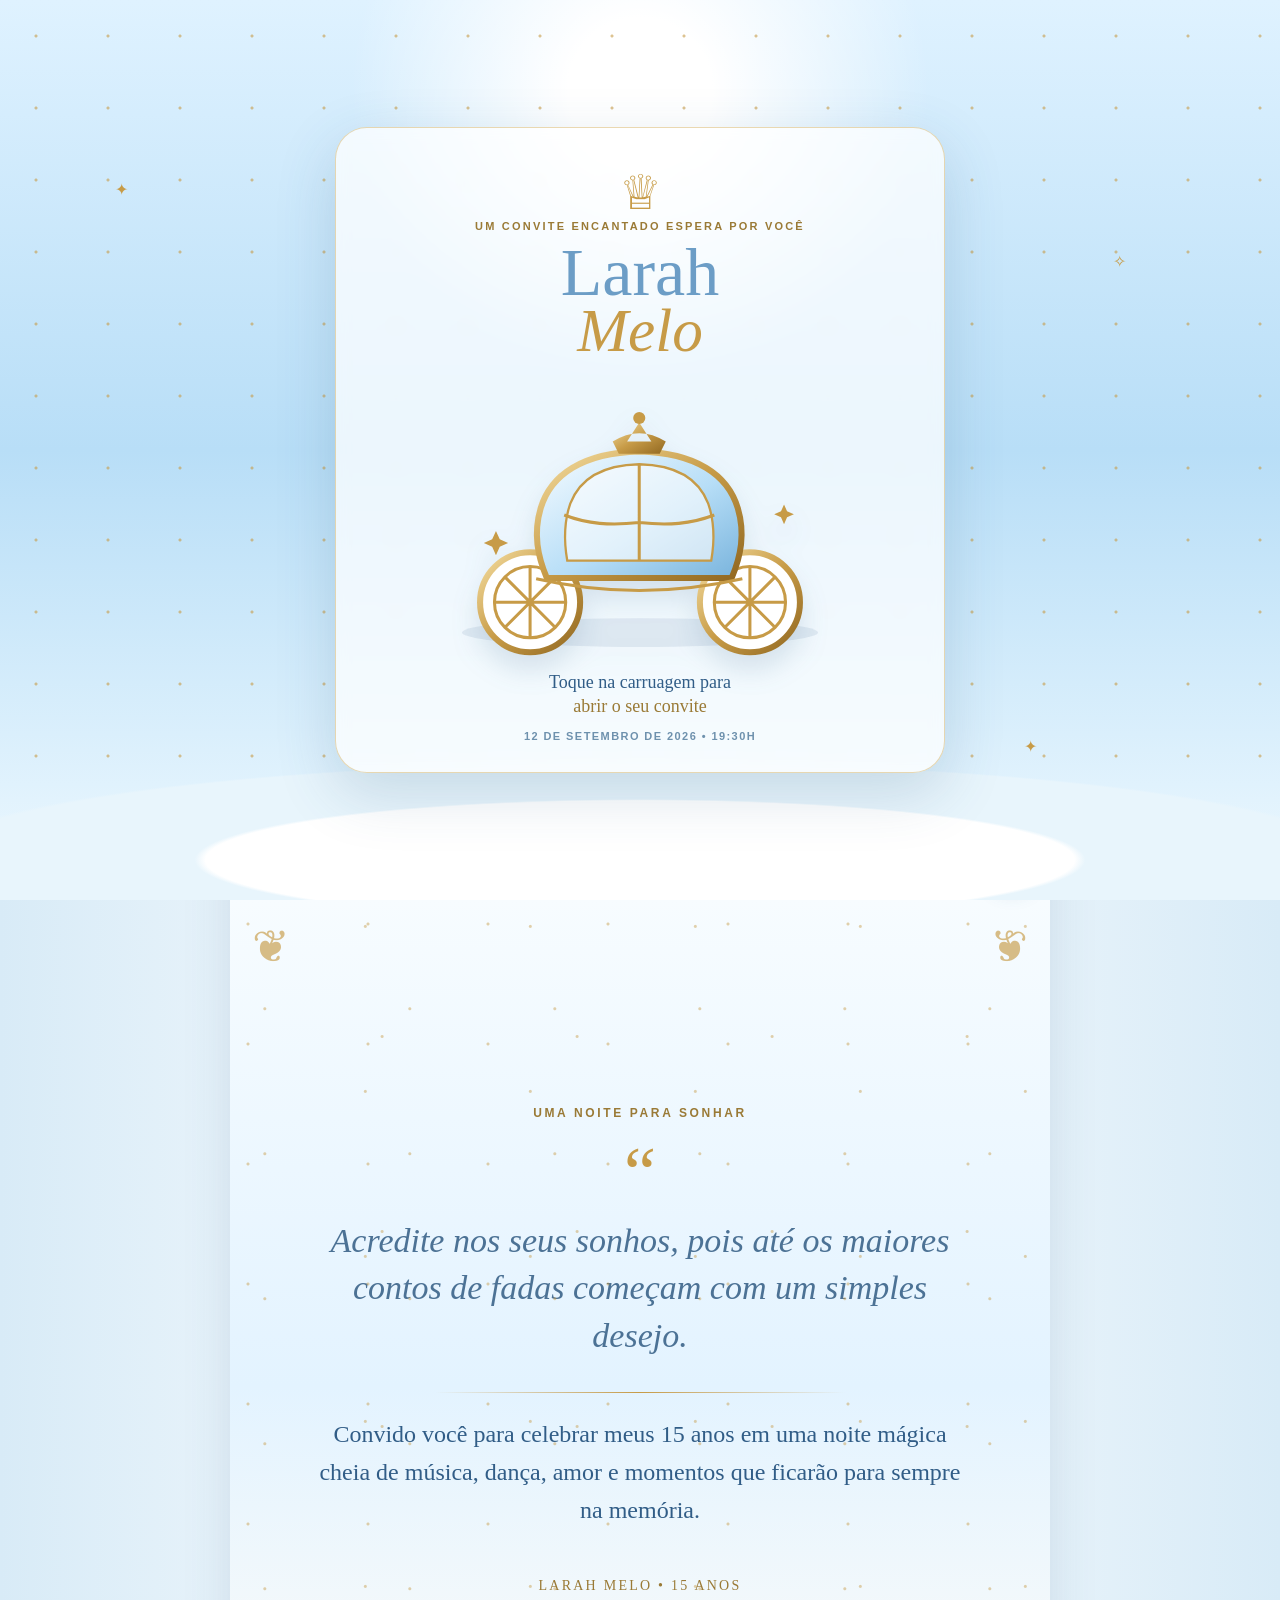
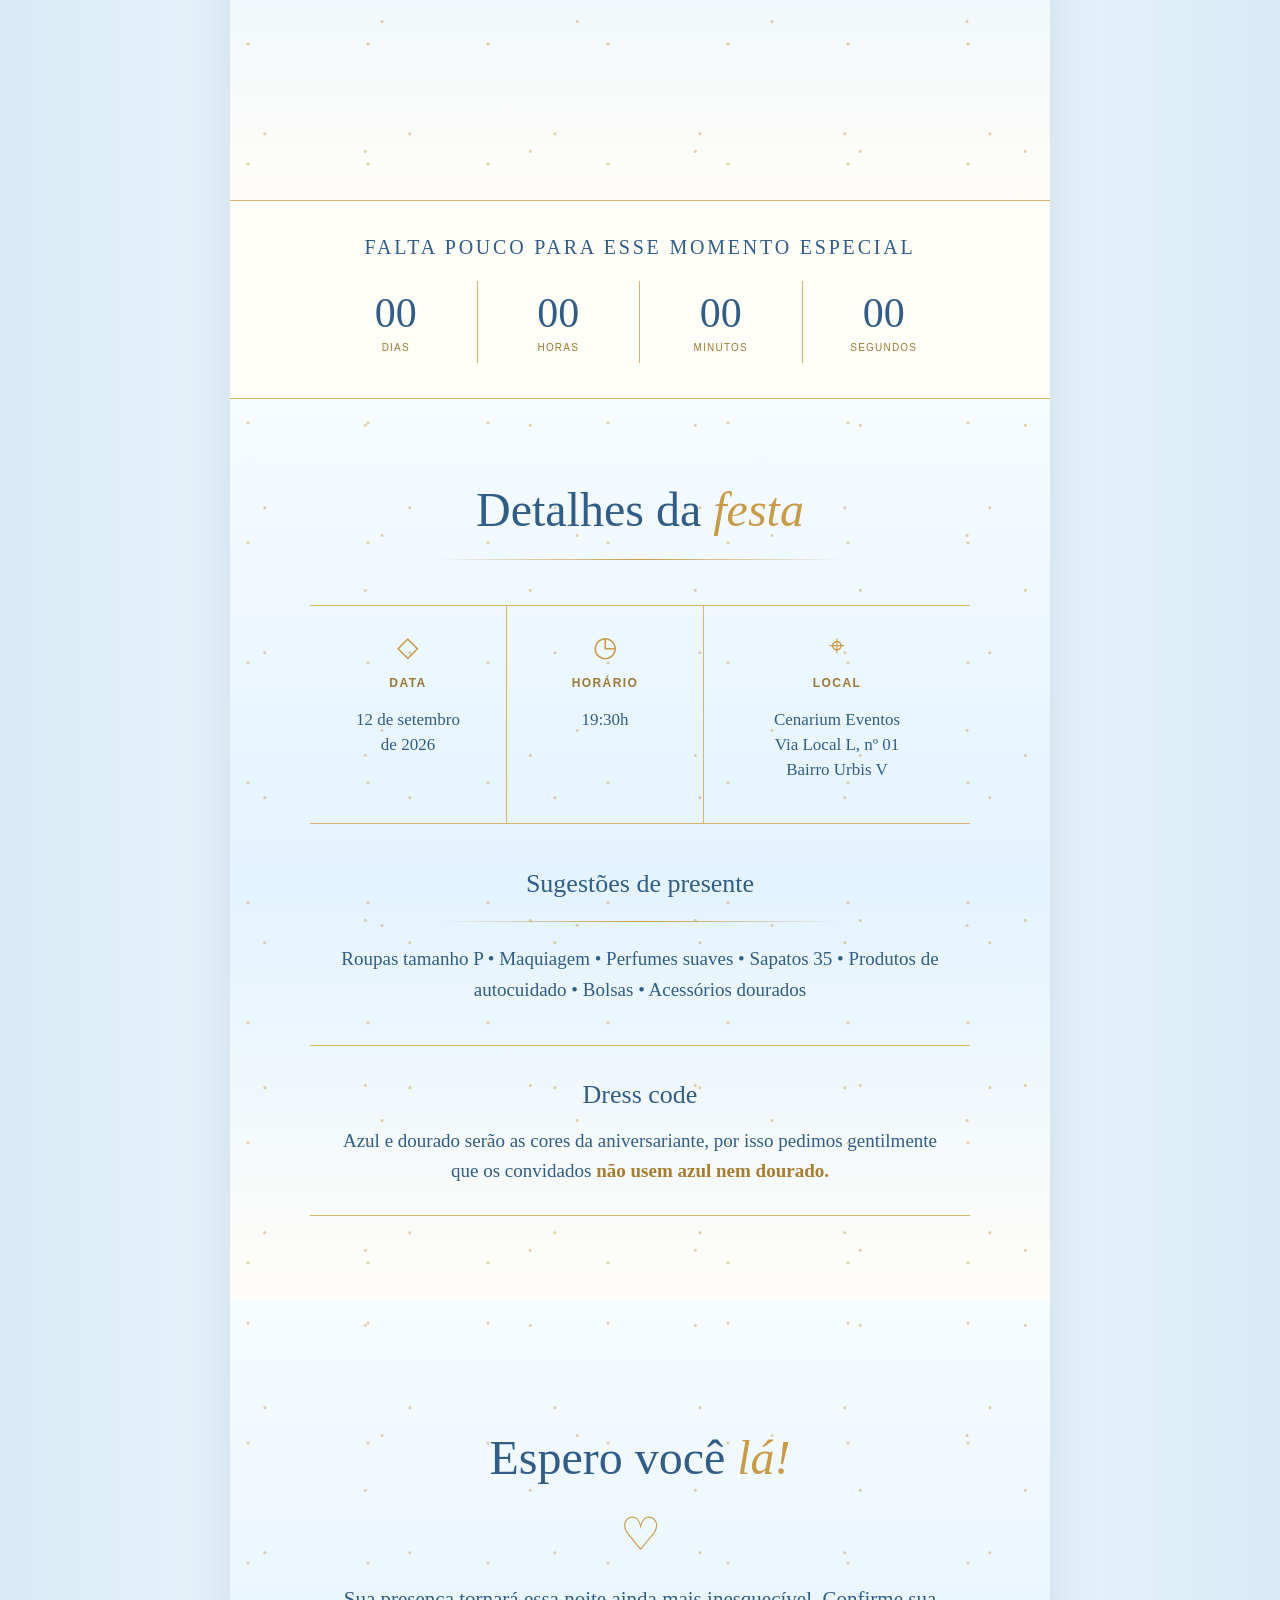
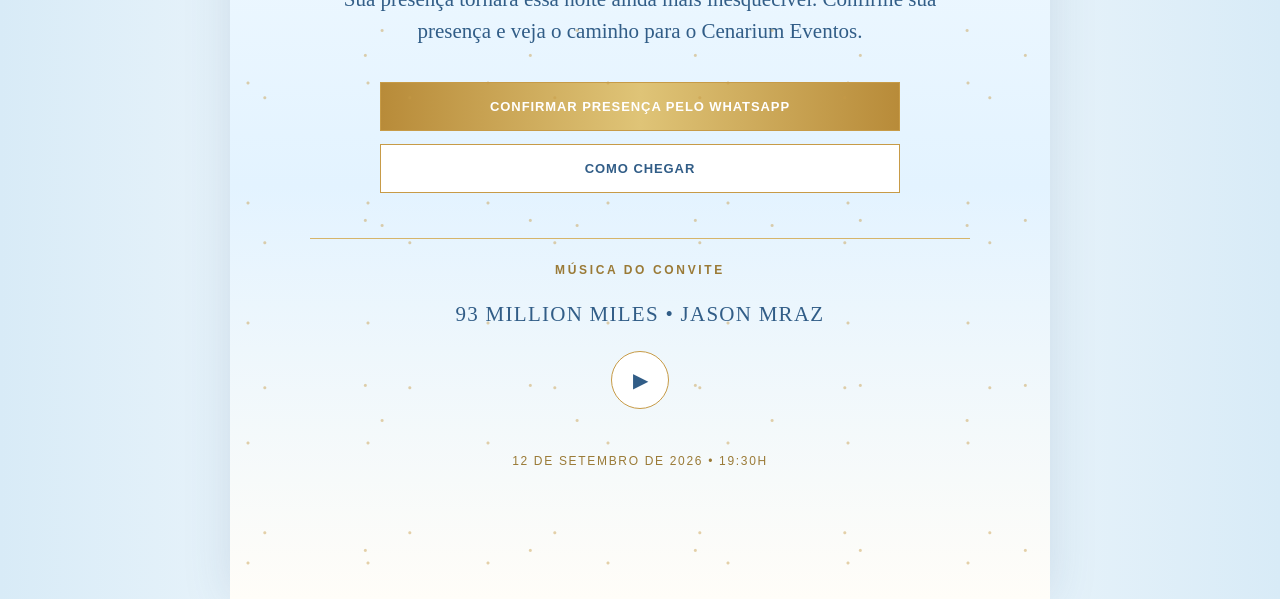
<file: index.html>
<!doctype html><html lang="pt-BR"><head><meta charset="utf-8"><meta name="viewport" content="width=device-width,initial-scale=1,viewport-fit=cover"><meta name="theme-color" content="#dcefff"><title>Larah Melo • 15 anos</title><meta name="description" content="Convite de 15 anos de Larah Melo — 12 de setembro de 2026, às 19:30h."><link rel="stylesheet" href="style.css?v=carruagem3"></head><body class="entry-locked">
<div class="entry" id="entry" aria-label="Abrir convite de Larah Melo"><span class="entrySpark s1">✦</span><span class="entrySpark s2">✧</span><span class="entrySpark s3">✦</span><section class="entryCard"><div class="entryCrown">♕</div><div class="entryKicker">Um convite encantado espera por você</div><h1 class="entryName">Larah <span>Melo</span></h1><button class="carriageBtn" id="carriageBtn" type="button" aria-label="Toque na carruagem para abrir o convite"><svg viewBox="0 0 620 390" role="img" aria-label="Carruagem de princesa azul e dourada"><defs><linearGradient id="b" x1="0" y1="0" x2="1" y2="1"><stop stop-color="#f7fcff"/><stop offset=".55" stop-color="#b7def7"/><stop offset="1" stop-color="#78b3dc"/></linearGradient><linearGradient id="g" x1="0" y1="0" x2="1" y2="1"><stop stop-color="#f4dda0"/><stop offset=".5" stop-color="#c79b47"/><stop offset="1" stop-color="#916821"/></linearGradient></defs><ellipse cx="310" cy="345" rx="235" ry="19" fill="#315d87" opacity=".1"/><g fill="#fff" stroke="url(#g)" stroke-width="8"><circle cx="165" cy="305" r="66"/><circle cx="455" cy="305" r="66"/></g><g fill="none" stroke="#c79b47" stroke-width="4"><circle cx="165" cy="305" r="47"/><circle cx="455" cy="305" r="47"/><path d="M165 258v94M118 305h94M132 272l66 66M198 272l-66 66M455 258v94M408 305h94M422 272l66 66M488 272l-66 66"/></g><path d="M187 273c-12-29-18-58-8-92 13-44 55-73 130-75 75 2 117 31 130 75 10 34 4 63-8 92z" fill="url(#b)" stroke="url(#g)" stroke-width="8"/><path d="M214 250c-4-23-5-49 4-75 13-34 43-51 91-52 48 1 78 18 91 52 9 26 8 52 4 75z" fill="#ffffff99" stroke="#c79b47" stroke-width="3"/><path d="M309 123v127M210 190c31 12 61 14 99 10 38 4 68 2 99-10M173 274q136 31 272 0" fill="none" stroke="#c79b47" stroke-width="4"/><path d="M309 68l-16 25h32zM274 93q35-22 70 0l-8 16h-54z" fill="url(#g)"/><circle cx="309" cy="62" r="8" fill="#c79b47"/><path d="M120 211l5 11 11 5-11 5-5 11-5-11-11-5 11-5zM500 176l4 9 9 4-9 4-4 9-4-9-9-4 9-4z" fill="#c79b47"/></svg></button><p class="entryPrompt">Toque na carruagem para<br><b>abrir o seu convite</b></p><div class="entryTiny">12 de setembro de 2026 • 19:30h</div></section></div>
<main><section class="page cover"><div class="photoWrap"><img id="heroPhoto" alt="Larah Melo"></div><div class="sparkles"></div><div class="crown">♕</div><div class="title"><h1>Larah <span>Melo</span></h1><div class="goldline"></div><div class="age">15 anos</div></div><div class="dateRibbon">12 • SETEMBRO • 2026 &nbsp; | &nbsp; 19:30H</div></section>
<section class="page message"><div class="sparkles"></div><div class="orn tl">❦</div><div class="orn tr">❦</div><div class="inner"><div class="kicker">Uma noite para sonhar</div><div class="quoteMark">“</div><div class="quote">Acredite nos seus sonhos, pois até os maiores contos de fadas começam com um simples desejo.</div><div class="goldline"></div><div class="invite">Convido você para celebrar meus 15 anos em uma noite mágica cheia de música, dança, amor e momentos que ficarão para sempre na memória.</div><div class="tiny">Larah Melo • 15 anos</div></div></section>
<section class="countdown"><h2>Falta pouco para esse momento especial</h2><div class="clock"><div><b id="days">00</b><span>Dias</span></div><div><b id="hours">00</b><span>Horas</span></div><div><b id="minutes">00</b><span>Minutos</span></div><div><b id="seconds">00</b><span>Segundos</span></div></div></section>
<section class="page details"><div class="sparkles"></div><div class="inner"><h2>Detalhes da <em>festa</em></h2><div class="goldline"></div><div class="eventRow"><div class="eventItem"><div class="icon">◇</div><strong>Data</strong><p>12 de setembro<br>de 2026</p></div><div class="eventItem"><div class="icon">◷</div><strong>Horário</strong><p>19:30h</p></div><div class="eventItem"><div class="icon">⌖</div><strong>Local</strong><p>Cenarium Eventos<br>Via Local L, nº 01<br>Bairro Urbis V</p></div></div><h3 class="sectionTitle">Sugestões de presente</h3><div class="goldline"></div><p class="giftText">Roupas tamanho P • Maquiagem • Perfumes suaves • Sapatos 35 • Produtos de autocuidado • Bolsas • Acessórios dourados</p><div class="dress"><h3 class="sectionTitle" style="margin-top:0">Dress code</h3>Azul e dourado serão as cores da aniversariante, por isso pedimos gentilmente que os convidados <b>não usem azul nem dourado.</b></div></div></section>
<section class="page final"><div class="sparkles"></div><div class="inner"><h2>Espero você <em>lá!</em></h2><div class="heart">♡</div><p>Sua presença tornará essa noite ainda mais inesquecível. Confirme sua presença e veja o caminho para o Cenarium Eventos.</p><div class="actions"><a class="btn primary" href="https://wa.me/5577981007640?text=Ol%C3%A1%21%20Confirmo%20minha%20presen%C3%A7a%20nos%2015%20anos%20da%20Larah%20%F0%9F%92%99%E2%9C%A8" target="_blank" rel="noopener">Confirmar presença pelo WhatsApp</a><a class="btn" href="https://share.google/qNNU7W2UEPgGYZOL4" target="_blank" rel="noopener">Como chegar</a></div><div class="music"><div class="kicker">Música do convite</div><p class="track">93 Million Miles • Jason Mraz</p><button id="playBtn" type="button" aria-label="Tocar ou pausar música">▶</button></div><div class="foot">12 de setembro de 2026 • 19:30h</div></div></section></main>
<button class="musicFloat" id="musicFloat" type="button" aria-label="Tocar ou pausar música">♫</button><div class="audioGate" id="audioGate"><button id="audioGateBtn" type="button">♫ Toque para ouvir 93 Million Miles</button></div><audio id="audio" preload="auto" playsinline loop></audio><script src="script.js?v=webaudio1"></script></body></html>
</file>
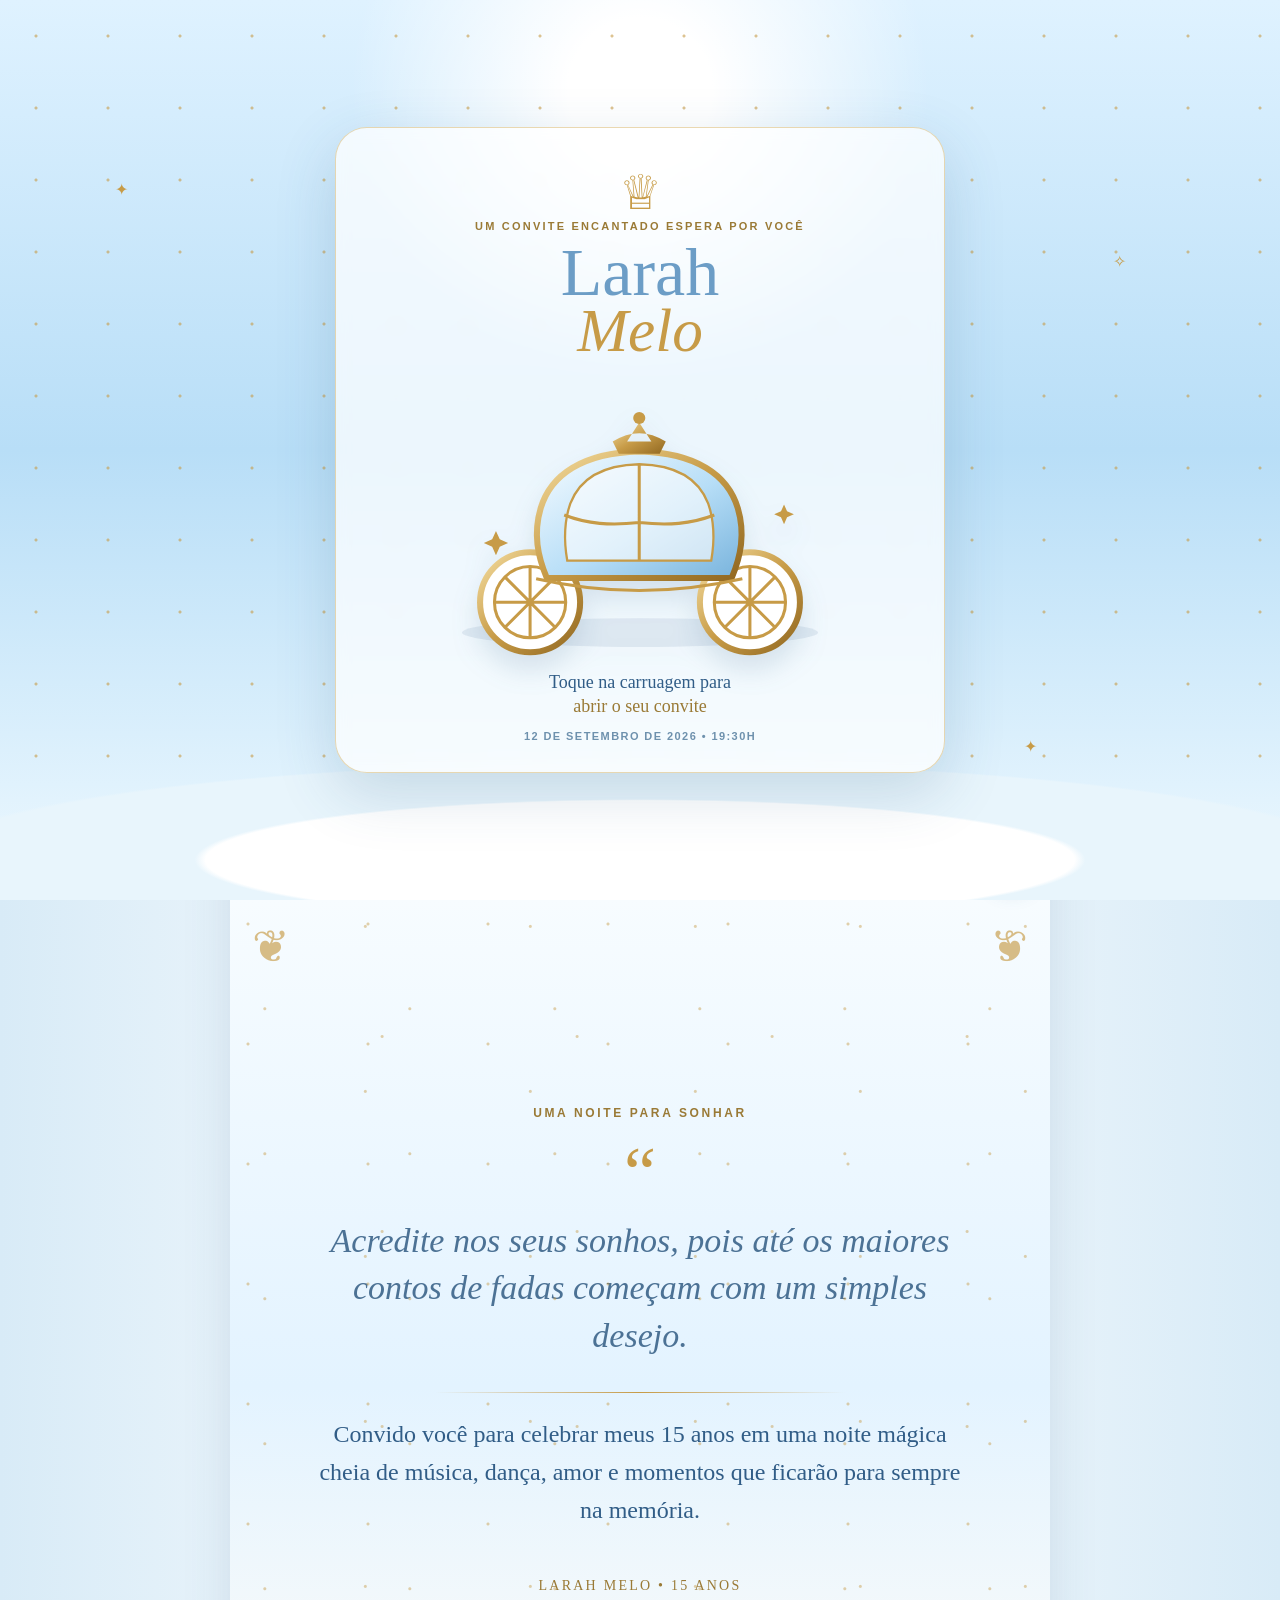
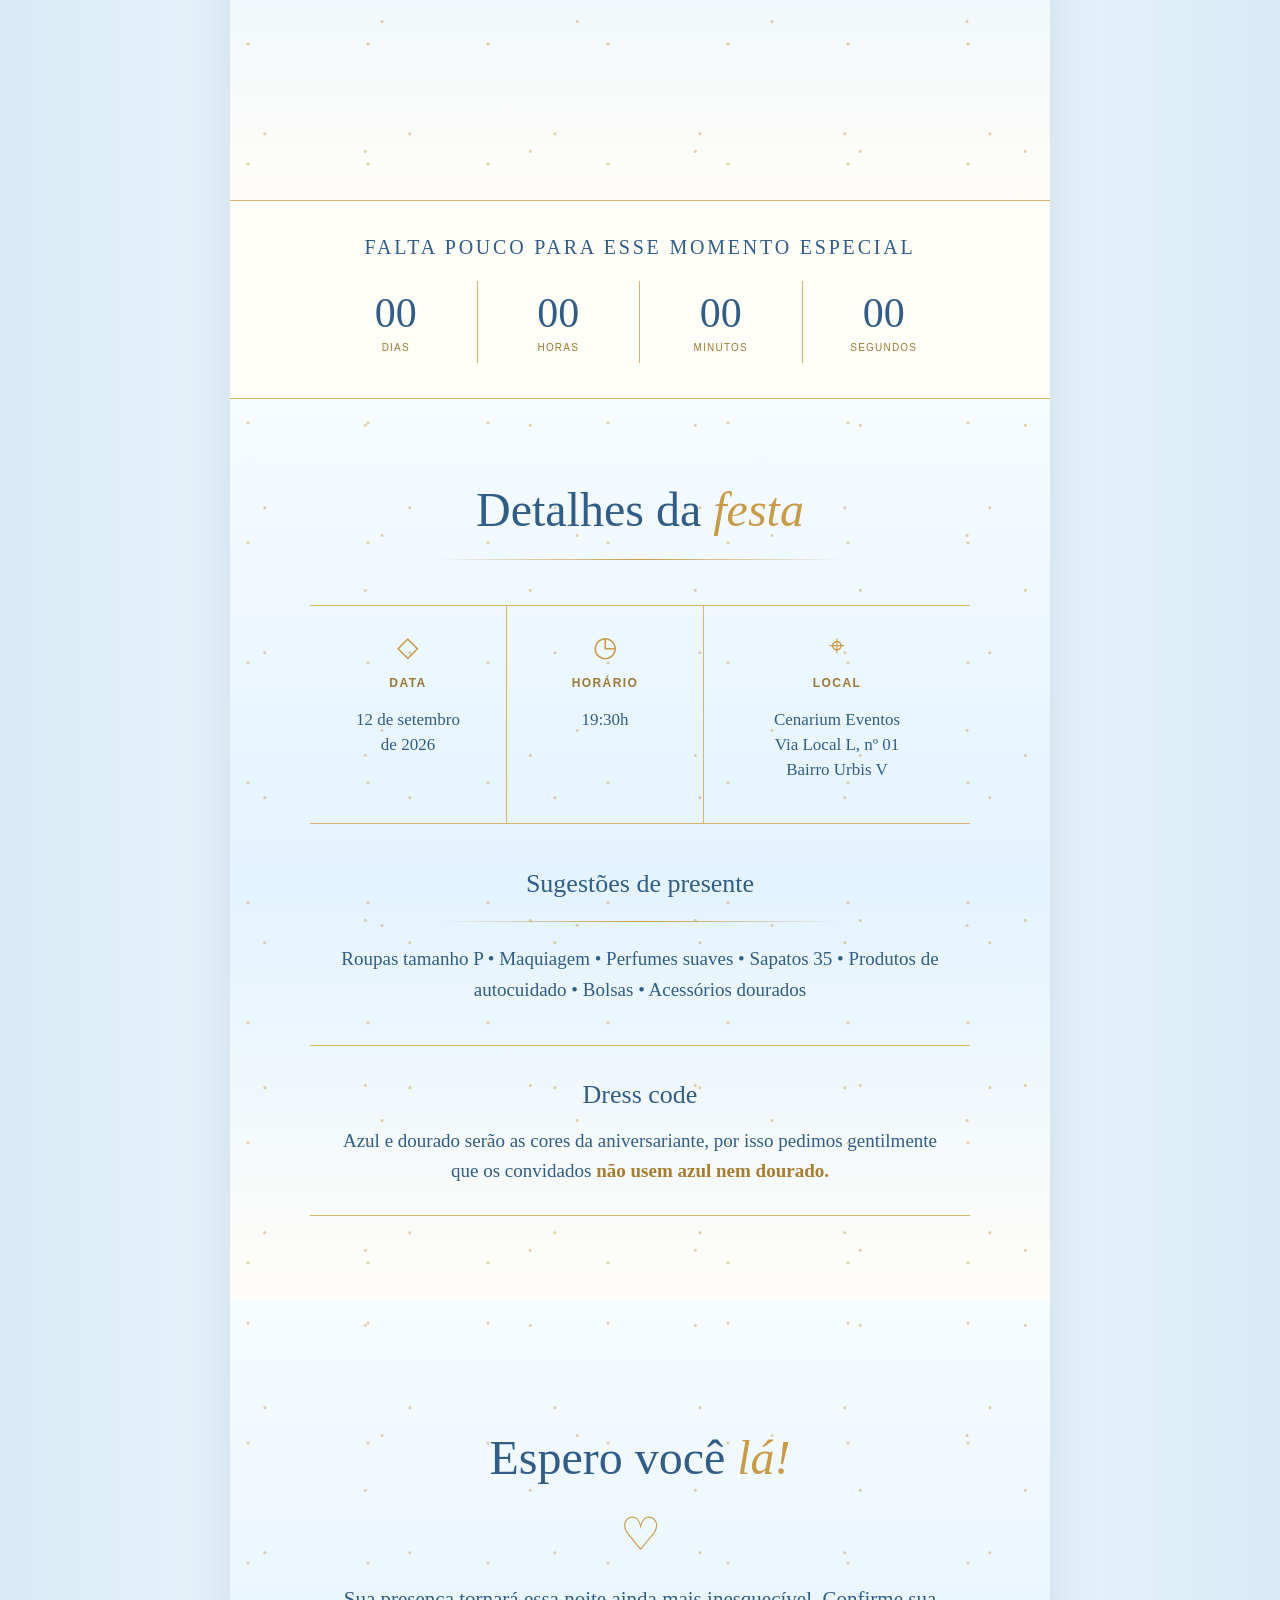
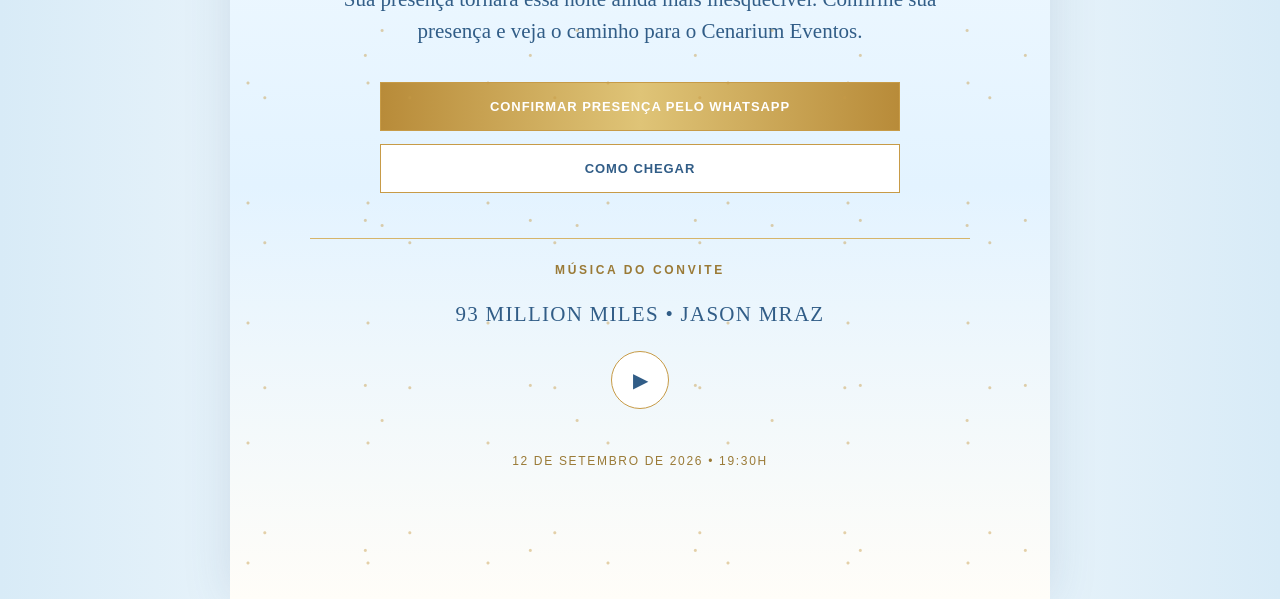
<file: convite/index.html>
<!doctype html><html lang="pt-BR"><head><meta charset="utf-8"><meta name="viewport" content="width=device-width,initial-scale=1"><meta http-equiv="refresh" content="0;url=../#convite"><title>Abrindo convite…</title><script>location.replace('../#convite');</script></head><body></body></html>
</file>
<file: style.css>
:root{--blue:#b9def7;--blue2:#eaf7ff;--navy:#315d87;--gold:#c79b47;--gold2:#ead18f}*{box-sizing:border-box}html{scroll-behavior:smooth;background:#e8f4fb}body{margin:0;background:linear-gradient(90deg,#d8ebf7,#fff 48%,#d8ebf7);color:var(--navy);font-family:Georgia,'Times New Roman',serif}main{width:min(100%,820px);margin:auto;background:#fff;box-shadow:0 0 45px #315d8726;overflow:hidden}.page{position:relative;min-height:100vh;padding:72px 54px;display:flex;align-items:center;justify-content:center;text-align:center;overflow:hidden;background:linear-gradient(180deg,#f7fcff,#e3f3ff 54%,#fffdf8)}.goldline{height:1px;width:62%;margin:22px auto;background:linear-gradient(90deg,transparent,var(--gold),transparent)}.sparkles{position:absolute;inset:0;pointer-events:none;opacity:.45;background-image:radial-gradient(circle at 15% 20%,#c79b47 0 1px,transparent 2px),radial-gradient(circle at 82% 16%,#c79b47 0 1px,transparent 2px),radial-gradient(circle at 24% 75%,#c79b47 0 1px,transparent 2px),radial-gradient(circle at 78% 70%,#c79b47 0 1px,transparent 2px);background-size:120px 120px,165px 165px,145px 145px,195px 195px}.orn{position:absolute;color:var(--gold);opacity:.65;font-size:45px}.orn.tl{top:20px;left:22px}.orn.tr{top:20px;right:22px;transform:scaleX(-1)}.orn.bl{bottom:20px;left:22px;transform:scaleY(-1)}.orn.br{bottom:20px;right:22px;transform:scale(-1)}.cover{padding:0;min-height:100vh;background:#cfeaff}.photoWrap{position:absolute;inset:0}.photoWrap:after{content:"";position:absolute;inset:0;background:linear-gradient(180deg,#edf8ffe8 0 15%,transparent 38% 63%,#e9f6ffe8 88% 100%),linear-gradient(90deg,#dff2ff99,transparent 30% 70%,#dff2ff99)}.cover img{width:100%;height:100%;object-fit:cover;object-position:center 34%;filter:saturate(.96) brightness(1.03)}.cover .crown{position:absolute;z-index:2;top:56px;left:50%;transform:translateX(-50%);font-size:72px;color:var(--gold);text-shadow:0 2px 10px #fff}.cover .title{position:absolute;z-index:3;top:135px;left:0;right:0;padding:0 24px;text-shadow:0 2px 12px #fff}.cover h1{margin:0;font-size:80px;line-height:.9;font-weight:400;color:#6c9dc6}.cover h1 span{display:block;color:var(--gold);font-style:italic;font-size:72px}.age{margin-top:20px;font-size:22px;letter-spacing:.3em;text-transform:uppercase}.dateRibbon{position:absolute;z-index:3;bottom:54px;left:50%;transform:translateX(-50%);width:78%;padding:16px;border-top:1px solid var(--gold);border-bottom:1px solid var(--gold);background:#ffffffd8;letter-spacing:.12em;font-size:18px}.inner{max-width:660px}.kicker{font:700 12px Arial,sans-serif;letter-spacing:.22em;text-transform:uppercase;color:#9a7a36}.quoteMark{font-size:72px;line-height:.7;color:var(--gold);margin-top:28px}.quote{font-size:34px;line-height:1.4;font-style:italic;color:#4c7295;margin:18px 0 32px}.invite{font-size:24px;line-height:1.6}.tiny{margin-top:48px;font-size:14px;letter-spacing:.16em;text-transform:uppercase;color:#9a7a36}.countdown{padding:35px 18px;background:#fffdf8;border-top:1px solid #d6b56a;border-bottom:1px solid #d6b56a;text-align:center}.countdown h2{margin:0 0 22px;font-size:20px;font-weight:400;letter-spacing:.14em;text-transform:uppercase}.clock{display:grid;grid-template-columns:repeat(4,1fr);max-width:650px;margin:auto}.clock>div{padding:8px;border-right:1px solid #d6b56a}.clock>div:last-child{border:0}.clock b{display:block;font-size:42px;font-weight:400}.clock span{font:10px Arial,sans-serif;letter-spacing:.12em;text-transform:uppercase;color:#9a7a36}.details h2,.final h2{margin:0;font-size:48px;font-weight:400}.details h2 em,.final h2 em{color:var(--gold);font-weight:400}.eventRow{display:grid;grid-template-columns:1fr 1fr 1.35fr;margin:45px 0;border-top:1px solid #d6b56a;border-bottom:1px solid #d6b56a}.eventItem{padding:24px 12px;border-right:1px solid #d6b56a}.eventItem:last-child{border:0}.icon{font-size:28px;color:var(--gold);margin-bottom:10px}.eventItem strong{font:700 12px Arial,sans-serif;letter-spacing:.12em;text-transform:uppercase;color:#9a7a36}.eventItem p{font-size:17px;line-height:1.45}.sectionTitle{font-size:26px;font-weight:400;margin:38px 0 10px}.giftText,.dress{font-size:19px;line-height:1.6}.dress{margin-top:40px;padding:28px 20px;border-top:1px solid #d6b56a;border-bottom:1px solid #d6b56a}.dress b{color:#a77d32}.final .heart{font-size:46px;color:var(--gold);margin:22px 0}.final p{font-size:21px;line-height:1.55}.actions{display:grid;gap:13px;max-width:520px;margin:34px auto 0}.btn{display:block;text-decoration:none;padding:16px 18px;border:1px solid var(--gold);color:var(--navy);background:#fff;font:700 13px Arial,sans-serif;letter-spacing:.07em;text-transform:uppercase}.btn.primary{background:linear-gradient(90deg,#b88b39,#dfc477,#b88b39);color:#fff}.music{margin-top:45px;padding-top:24px;border-top:1px solid #d6b56a}.track{font-size:15px;letter-spacing:.06em;text-transform:uppercase}.music button,.musicFloat{border:1px solid var(--gold);background:#fff;color:var(--navy);border-radius:50%;cursor:pointer}.music button{width:58px;height:58px;font-size:20px}.foot{margin-top:45px;font:12px Arial,sans-serif;letter-spacing:.14em;text-transform:uppercase;color:#9a7a36}.musicFloat{position:fixed;right:max(14px,calc((100vw - 820px)/2 + 14px));bottom:14px;z-index:50;width:48px;height:48px;box-shadow:0 6px 20px #315d8733}.musicFloat.playing{background:linear-gradient(135deg,#b88b39,#dfc477);color:#fff}.audioGate{position:fixed;z-index:70;left:50%;bottom:74px;transform:translateX(-50%) translateY(10px);opacity:0;pointer-events:none;transition:.2s;width:min(92vw,390px)}.audioGate.show{opacity:1;pointer-events:auto;transform:translateX(-50%) translateY(0)}.audioGate button{width:100%;padding:13px 18px;border:1px solid var(--gold);border-radius:999px;background:#fffffff4;color:var(--navy);box-shadow:0 8px 25px #315d8733;font:700 12px Arial,sans-serif}.entry{position:fixed;inset:0;z-index:1000;display:grid;place-items:center;padding:22px;overflow:hidden;background:radial-gradient(circle at 50% 10%,#fff 0 7%,transparent 28%),linear-gradient(180deg,#dff2ff,#b8def7 50%,#eef9ff)}.entry:before{content:"";position:absolute;inset:0;opacity:.6;background-image:radial-gradient(circle,#c79b47 0 1px,transparent 2px);background-size:72px 72px}.entry:after{content:"";position:absolute;left:-10%;right:-10%;bottom:-65px;height:210px;background:radial-gradient(ellipse at center,#fff 0 40%,#e8f5fc 41% 65%,transparent 66%)}.entryCard{position:relative;z-index:2;width:min(94vw,610px);padding:36px 24px 30px;text-align:center;border:1px solid #d7b76e88;border-radius:32px;background:#ffffffb8;backdrop-filter:blur(7px);box-shadow:0 20px 60px #315d8730}.entryCrown{font-size:48px;color:var(--gold);animation:glow 2.3s ease-in-out infinite}.entryKicker{font:700 11px Arial,sans-serif;letter-spacing:.2em;text-transform:uppercase;color:#9a7a36}.entryName{margin:10px 0 0;font-weight:400;font-size:68px;line-height:.9;color:#6c9dc6}.entryName span{display:block;color:var(--gold);font-style:italic;font-size:.9em}.carriageBtn{display:block;width:min(100%,470px);margin:12px auto 4px;padding:0;border:0;background:transparent;cursor:pointer;filter:drop-shadow(0 15px 13px #315d8726);animation:floatCarriage 3s ease-in-out infinite}.carriageBtn svg{display:block;width:100%;height:auto}.carriageBtn:disabled{opacity:.65;cursor:wait;animation:none}.entryPrompt{font-size:18px;line-height:1.35;margin:0}.entryPrompt b{color:#9a7a36;font-weight:400}.entryTiny{margin-top:11px;font:600 11px Arial,sans-serif;letter-spacing:.13em;text-transform:uppercase;color:#6e91ad}.entrySpark{position:absolute;color:var(--gold);animation:twinkle 1.8s ease-in-out infinite}.s1{left:9%;top:20%}.s2{right:12%;top:28%;animation-delay:.6s}.s3{right:19%;bottom:16%;animation-delay:1.1s}body.entry-locked{overflow:hidden}body.invitation-open .entry{opacity:0;visibility:hidden;pointer-events:none;transition:opacity .75s ease,visibility .75s ease}@keyframes floatCarriage{50%{transform:translateY(-9px)}}@keyframes glow{50%{filter:drop-shadow(0 0 10px #f2d88c)}}@keyframes twinkle{50%{opacity:.25;transform:scale(.75)}}@media(max-width:650px){.page{min-height:100svh;padding:12vw 7vw}.cover{min-height:100svh}.cover .crown{top:7vw;font-size:12vw}.cover .title{top:18vw}.cover h1{font-size:12vw}.cover h1 span{font-size:10.5vw}.age{font-size:3.2vw}.dateRibbon{bottom:6vw;width:84%;font-size:3vw;padding:3vw}.quote{font-size:6vw}.invite{font-size:4.5vw}.clock b{font-size:8vw}.countdown h2{font-size:3.4vw}.eventRow{grid-template-columns:1fr}.eventItem{border-right:0;border-bottom:1px solid #d6b56a}.eventItem:last-child{border-bottom:0}.details h2,.final h2{font-size:8vw}.giftText,.dress{font-size:4.1vw}.entryCard{padding:7vw 4vw 6vw}.entryName{font-size:11vw}.entryCrown{font-size:10vw}.entryPrompt{font-size:4vw}.entryKicker,.entryTiny{font-size:2.3vw}}
</file>
